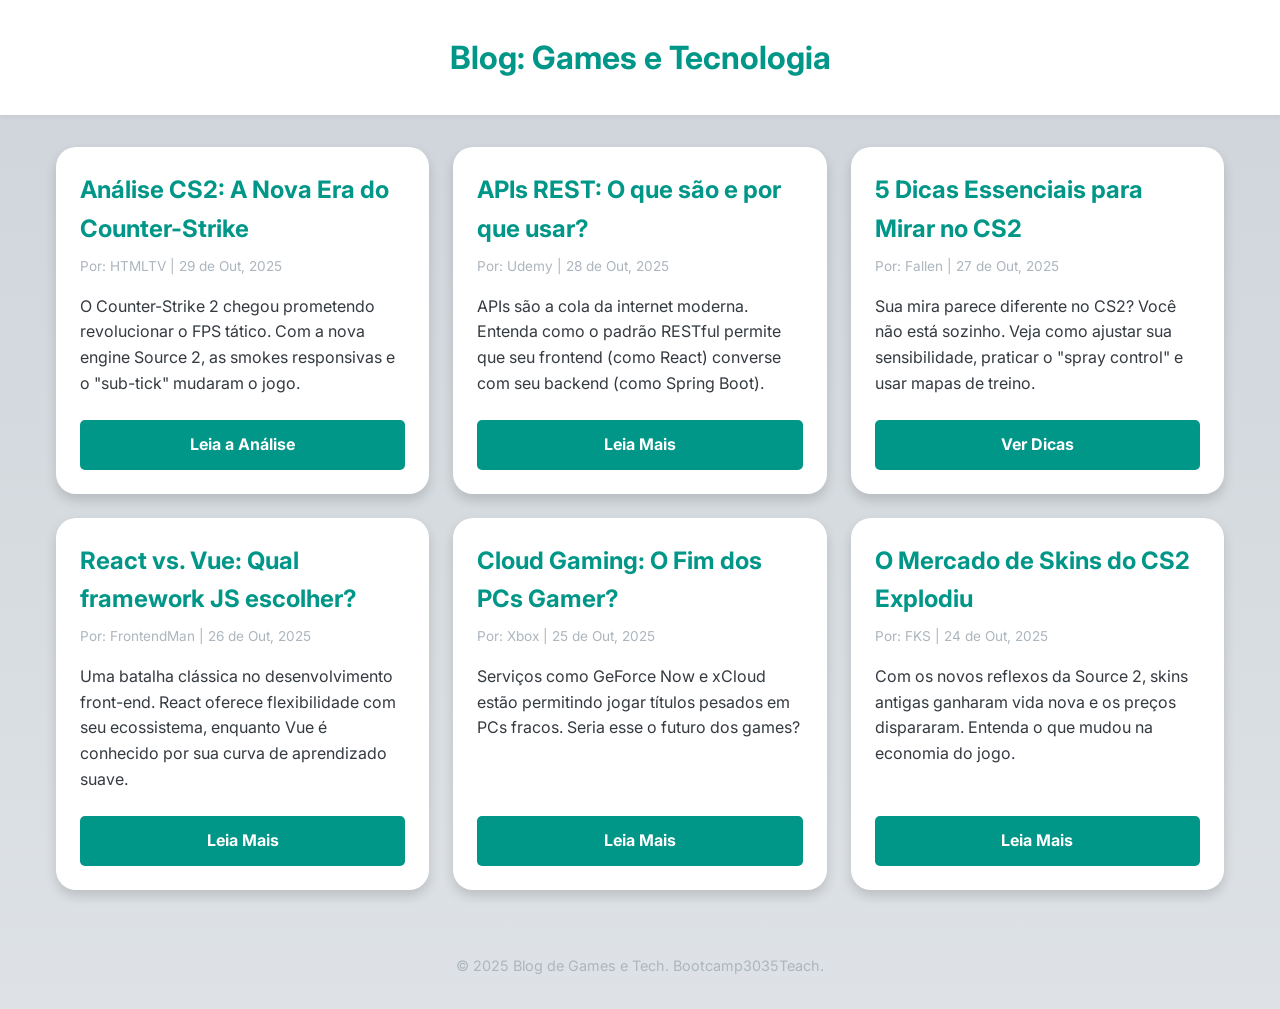
<file: Bootcamp3035 - Tarefa 3/index.html>
<!DOCTYPE html>
<html lang="pt-br">

<head>
  <meta charset="UTF-8">
  <meta name="viewport" content="width=device-width, initial-scale=1.0">
  <link rel="stylesheet" href="style.css">
  <title>Blog de Games e Tech</title>
</head>

<body>

  <header>
    <h1>Blog: Games e Tecnologia</h1>
  </header>

  <main>
    <section class="post-grid">

      <article class="post-card">
        <h2>Análise CS2: A Nova Era do Counter-Strike</h2>
        <span class="post-meta">Por: HTMLTV | 29 de Out, 2025</span>
        <p class="post-excerpt">
          O Counter-Strike 2 chegou prometendo revolucionar o FPS tático. Com a nova engine Source 2, as smokes
          responsivas e o "sub-tick" mudaram o jogo.
        </p>
        <a href="#" class="read-more">Leia a Análise</a>
      </article>

      <article class="post-card">
        <h2>APIs REST: O que são e por que usar?</h2>
        <span class="post-meta">Por: Udemy | 28 de Out, 2025</span>
        <p class="post-excerpt">
          APIs são a cola da internet moderna. Entenda como o padrão RESTful permite que seu frontend (como React)
          converse com seu backend (como Spring Boot).
        </p>
        <a href="#" class="read-more">Leia Mais</a>
      </article>

      <article class="post-card">
        <h2>5 Dicas Essenciais para Mirar no CS2</h2>
        <span class="post-meta">Por: Fallen | 27 de Out, 2025</span>
        <p class="post-excerpt">
          Sua mira parece diferente no CS2? Você não está sozinho. Veja como ajustar sua sensibilidade, praticar o
          "spray control" e usar mapas de treino.
        </p>
        <a href="#" class="read-more">Ver Dicas</a>
      </article>

      <article class="post-card">
        <h2>React vs. Vue: Qual framework JS escolher?</h2>
        <span class="post-meta">Por: FrontendMan | 26 de Out, 2025</span>
        <p class="post-excerpt">
          Uma batalha clássica no desenvolvimento front-end. React oferece flexibilidade com seu ecossistema, enquanto
          Vue é conhecido por sua curva de aprendizado suave.
        </p>
        <a href="#" class="read-more">Leia Mais</a>
      </article>

      <article class="post-card">
        <h2>Cloud Gaming: O Fim dos PCs Gamer?</h2>
        <span class="post-meta">Por: Xbox | 25 de Out, 2025</span>
        <p class="post-excerpt">
          Serviços como GeForce Now e xCloud estão permitindo jogar títulos pesados em PCs fracos. Seria esse o futuro
          dos games?
        </p>
        <a href="#" class="read-more">Leia Mais</a>
      </article>

      <article class="post-card">
        <h2>O Mercado de Skins do CS2 Explodiu</h2>
        <span class="post-meta">Por: FKS | 24 de Out, 2025</span>
        <p class="post-excerpt">
          Com os novos reflexos da Source 2, skins antigas ganharam vida nova e os preços dispararam. Entenda o que
          mudou na economia do jogo.
        </p>
        <a href="#" class="read-more">Leia Mais</a>
      </article>

    </section>
  </main>

  <footer>
    <p>&copy; 2025 Blog de Games e Tech. Bootcamp3035Teach.</p>
  </footer>

</body>

</html>
</file>
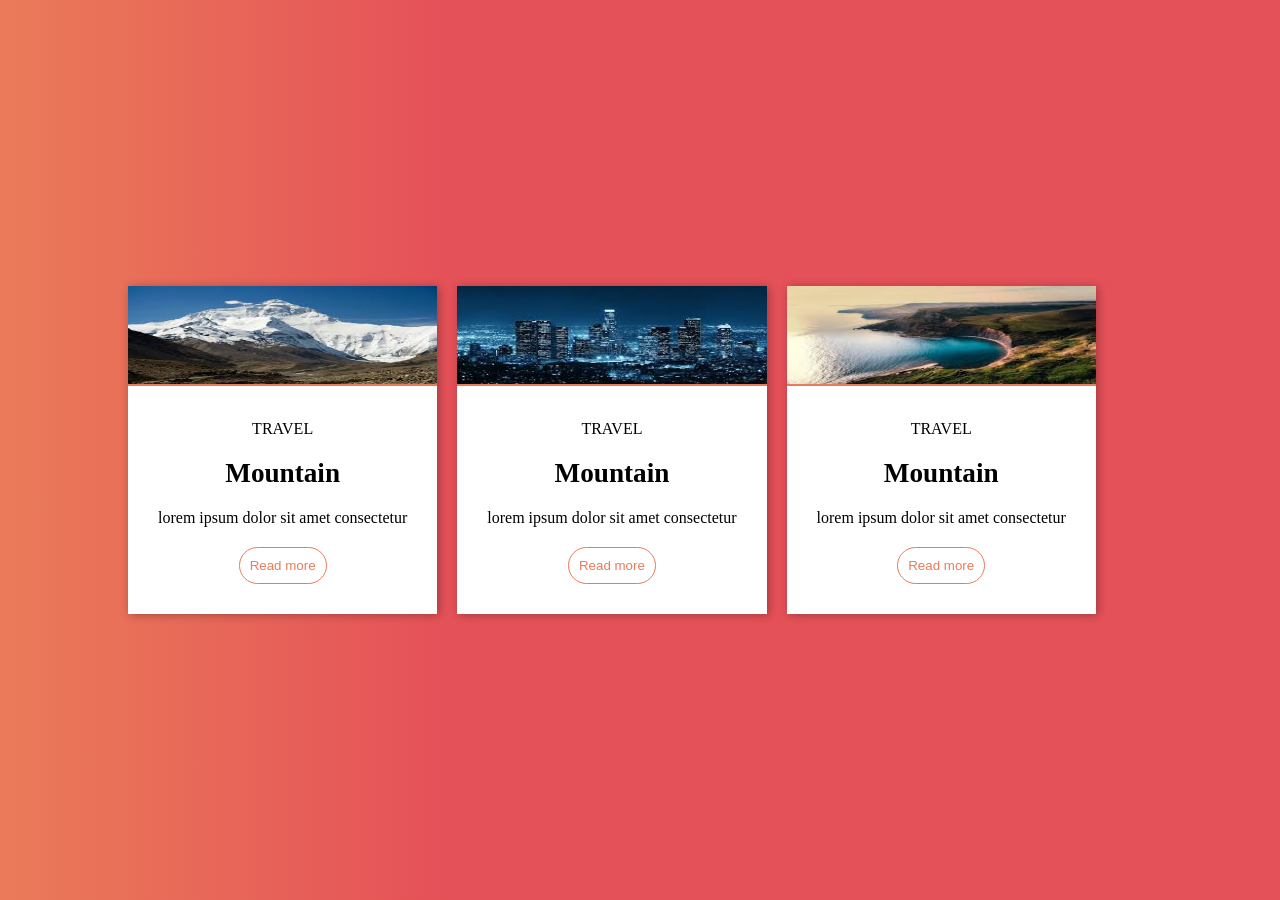
<file: Praticando/Flexbox/index.html>
<!DOCTYPE html>
<html lang="en">
<head>
  <meta charset="UTF-8">
  <meta name="viewport" content="width=device-width, initial-scale=1.0">
  <link rel="stylesheet" href="style.css"/>
  <title>Flexbox</title>
</head>
<body>
    <div id="container">
        <div class="card">
          <img src="assets/mountain.jpeg" alt="Foto de uma montanha" />
          <div class="info">
            <span>travel</span>
            <h4>Mountain</h4>
            <p>lorem ipsum dolor sit amet consectetur </p>
            <button type="button" class="read-more-btn">Read more</button>
            </div>
          </div>
        <div class="card">
          <img src="assets/city.jpeg" alt="Foto de uma cidade" />
            <div class="info">
            <span>travel</span>
            <h4>Mountain</h4>
            <p>lorem ipsum dolor sit amet consectetur </p>
            <button type="button" class="read-more-btn">Read more</button>
            </div>
          </div>
        <div class="card">
          <img src="assets/coast.jpeg" alt="Foto de uma costa" />
            <div class="info">
            <span>travel</span>
            <h4>Mountain</h4>
            <p>lorem ipsum dolor sit amet consectetur </p>
            <button type="button" class="read-more-btn">Read more</button>
            </div>
          </div>
    </div>

</body>
</html>
</file>
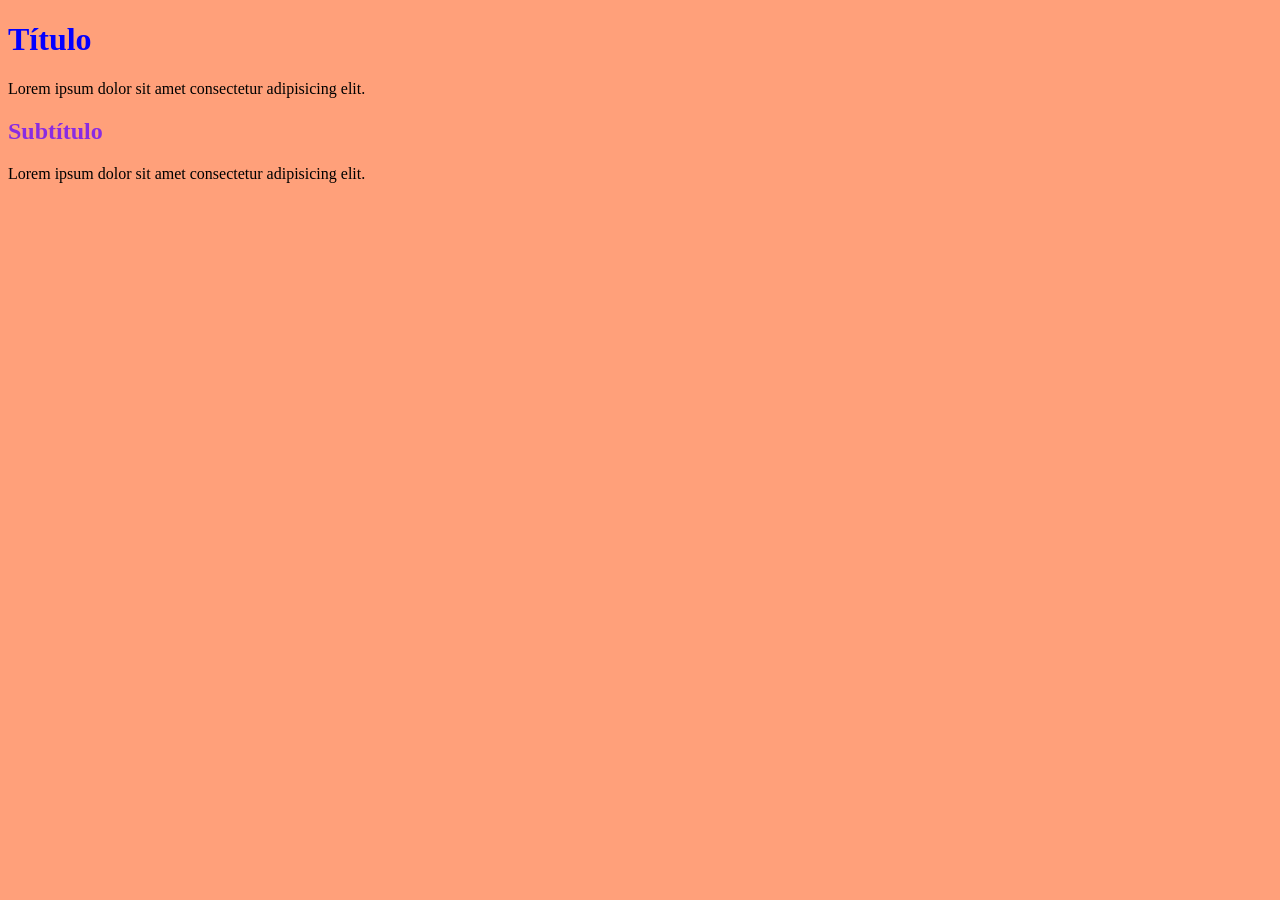
<file: Praticando/Formulário em HTML/index.html>
<!DOCTYPE html>
<html lang="pt-BR">
<head>
    <meta charset="UTF-8" />
    <title> Esilos Inline </title>
</head>
<body style="background-color: lightsalmon;">
    <h1 style="color: rgb(4, 0, 255)">Título</h1>
    <p>Lorem ipsum dolor sit amet consectetur adipisicing elit.
    </p>

    <h2 style="color:blueviolet">Subtítulo</h2>
    <p>Lorem ipsum dolor sit amet consectetur adipisicing elit.
    </p>
</body>

</html>
</file>
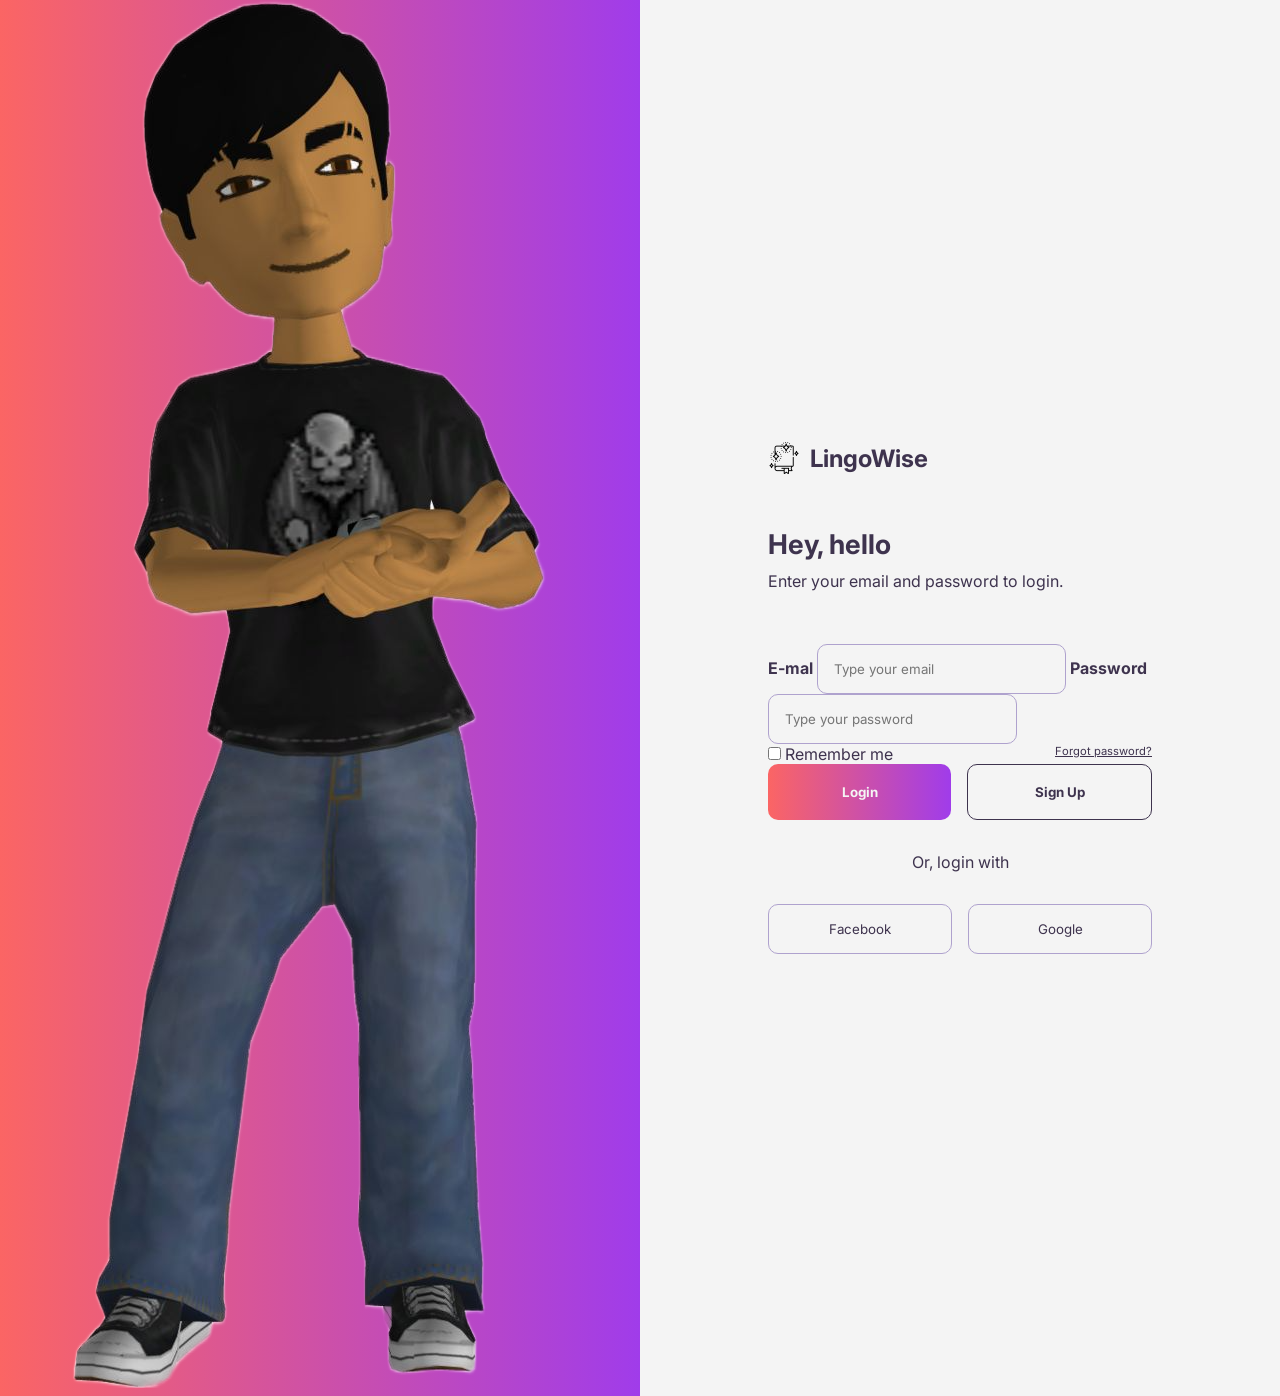
<file: Praticando/Responsividade/index.html>
<!DOCTYPE html>
<html lang="Pt-br">
<head>
  <meta charset="UTF-8">
  <meta name="viewport" content="width=device-width, initial-scale=1.0">
  <link rel="stylesheet" href="style.css" />
  <title>Document</title>
</head>
<body>
    <section id="gradient">
      <img src="assets/Jogos.png" alt="Avatar"/>
    </section>
    <section id="login">
      <div id="login-content">
      <div id="logo-container">
        <img src="assets/icon.png" alt="Icon"/>
        <h2>LingoWise</h2>
      </div>
      <div id="introduction-container">
        <h3>Hey, hello</h3>
        <span>Enter your email and password to login.</span>
      </div>
      <form method="#"></form>
        <label for="email">E-mal</label>
        <input
          type="email"
          id="email"
          name="email"
          placeholder="Type your email"
        />

        <label for="password">Password</label>
        <input
          type="password"
          id="password"
          name="password"
          placeholder="Type your password"
         />

        <div id="login-controls">
          <label for="rememberME">
            <input
              type="checkbox"
              id="rememberME"
              name="rememberME" />
              Remember me</label
              >


         <a href="#">Forgot password?</a>
        </div>
        <div id="buttons-container">
         <button type="submit" class="login-button">Login</button>
         <button type="button">Sign Up</button>
        </div>
      </form>
      <div id="social-medias-container">
        <span>Or, login with</span>
          <div>
          <button type="button">Facebook</button>
          <button type="button">Google</button>
          </div>
      </div>
    </div>
    </section>
</body>
</html>
</file>
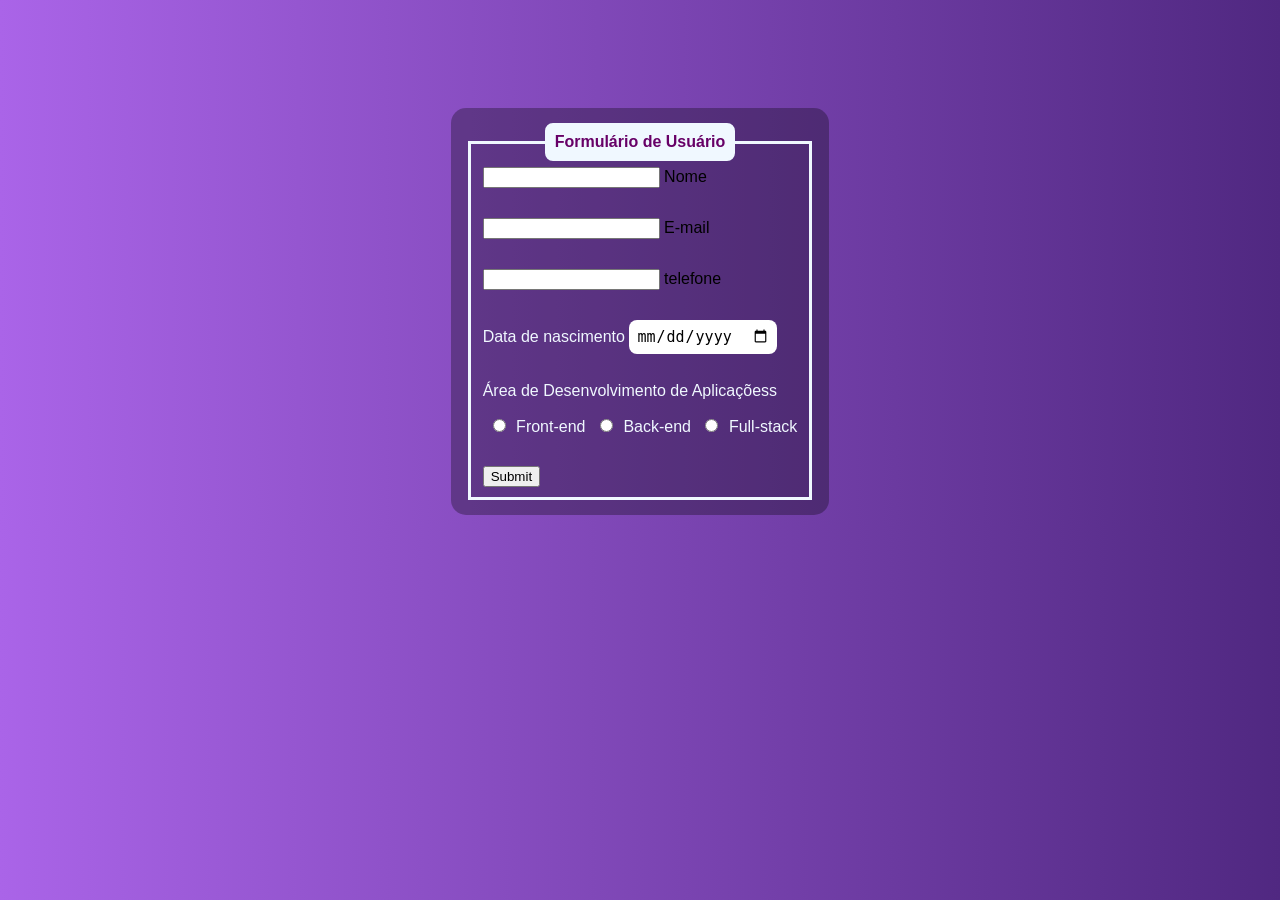
<file: Praticando/Formulário em HTML  + CSS/formulario.html>
<!DOCTYPE html>
<html lang="pt-Br">
<head>
    <meta charset="UTF-8">
    <meta name="viewport" content="width=device-width, initial-scale=1.0">
    <link rel="stylesheet" type="text/css" href="formulario.css"/>
    <title>Formulário</title>
</head>
<body>
    <div class="container">
        <form action="#" >
            <fieldset>
                <legend> Formulário de Usuário </legend>


                    <div class="inputContainer">
                        <input type="text" id="nome" name="nome"/>
                        <label for="name">Nome</label>
                    </div>
                    <div class="inputContainer">
                        <input type="email" id="email" name="email"/>
                        <label for="email">E-mail</label>
                    </div>
                    <div class="inputContainer">
                        <input type="tel" id="telefone" name="telefone" maxlength="11"/>
                        <label for="telefone">telefone</label>
                    </div>

                    <label for="nascimento" class="label"> Data de nascimento </label>
                    <input type="date" id="nascimento" name="nascimento"/>

                    <div class="inputContainer">
                        <p>Área de Desenvolvimento de Aplicaçõess</p>
                        
                        <input type="radio" id="frontend" name="area"/>
                        <label for="frontend" class="label">Front-end</label>

                        <input type="radio" id="backend" name="area"/>
                        <label for="backend" class="label">Back-end</label>

                        <input type="radio" id="fullstack" name="area"/>
                        <label for="fullstack" class="label">Full-stack</label>
                    </div> 
                    
                    <input type="submit" id="submit" name="submit" />
               
            </fieldset>

        </form>
    </div>
</body>
</html>
</file>
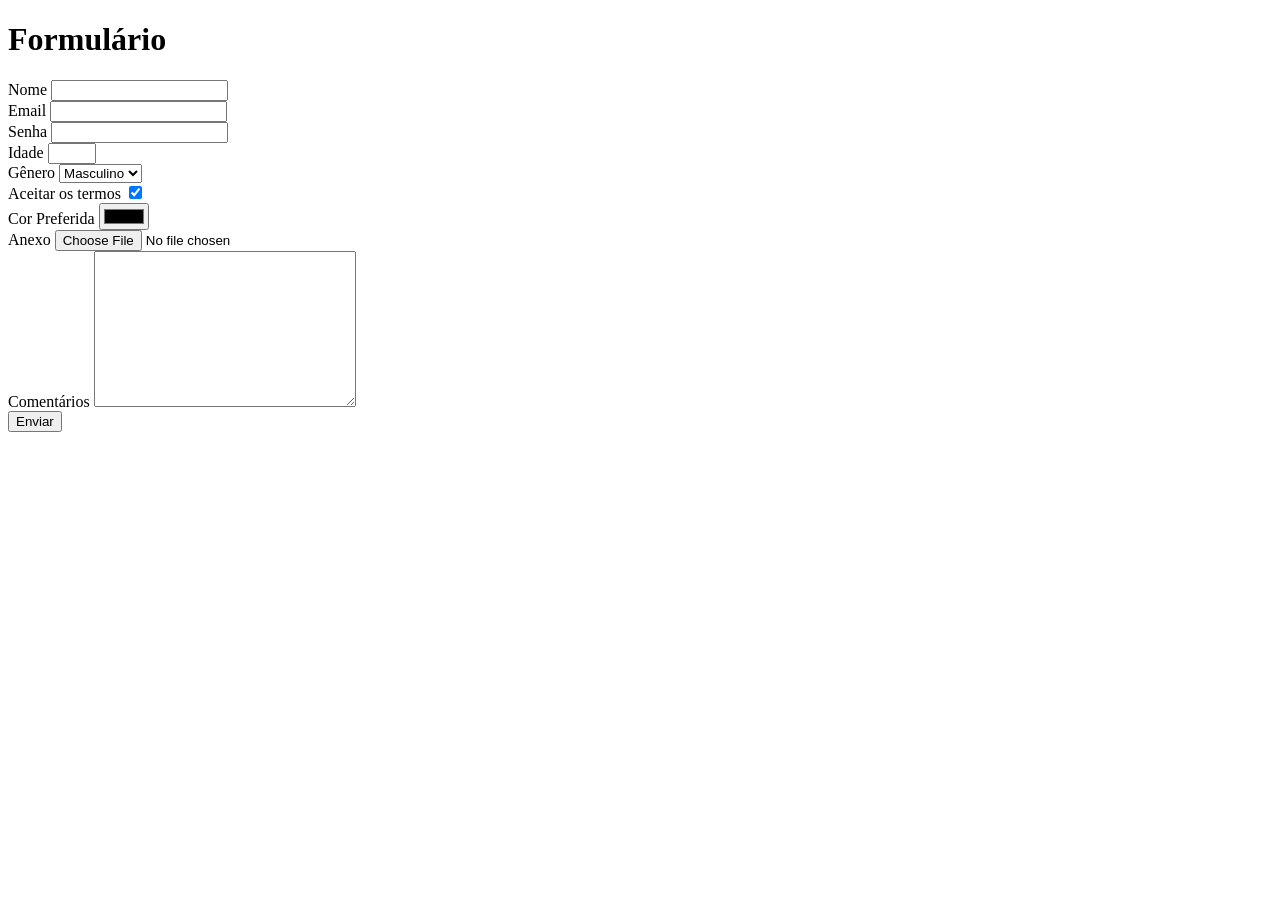
<file: Praticando/Formulário em HTML/Formulario.html>
<!DOCTYPE html>
<html lang= "pt-BR">
    <head> 
        <meta charset="UTF-8" />
        <title> Formulário </title>
    </head>
    <body>
        <h1> Formulário </h1>
        <form action="#">
            <div>  <label for="name">Nome</label>
            <input type="text" id="name" name="name" required/>
        </div>

        <div>
            <label for="email">Email</label>
            <input type="email" id="email" name="email" required/>
        </div>  

        <div>
            <label for="senha">Senha</label>
            <input type="password" id="password" name="password" required/>
        </div>    
        <div>
            <label for="idade">Idade</label>
            <input 
            type="number" 
            id="idade" 
            name="idade" 
            min="10" 
            max="15" 
            required/>
        </div>

        <div>
            <label for="genero">Gênero</label>
            <select id="genero" name="genero">
                <option value="Masculino">Masculino</option>
                <option value="Feminino">Feminino</option>
                </select>
        </div>
        
        <div>
            <label for="termos">Aceitar os termos</label>
            <input type="checkbox" id="termos" name="termos" checked/>
        </div>

        <div>
            <label for="cor">Cor Preferida</label>
            <input type="color" id="cor" name="cor" />
        </div>

        <div>
            <label for="anexo">Anexo</label>
            <input type="file" id="anexo" name="anexo" />
        </div>

        <div>
            <label type="comentario">Comentários</label>
            <textarea
            id="comentario"
            name="comentario"
            cols="30"
            rows="10"
            ></textarea>
        </div>

        <div>
            <input type="submit" value="Enviar"/>
        </div>
        </form>
    </body>     
</html>
</file>
<file: Bootcamp3035 - Tarefa 3/style.css>
@import url('https://fonts.googleapis.com/css2?family=Inter:wght@400;700&display=swap');

:root {
  --primary-color: #009688;
  --secondary-color: #adb5bd;
  --card-background: #ffffff;
  --text-color: #343a40;
  --card-shadow: 0 6px 12px rgba(0, 0, 0, 0.15);
}

* {
  margin: 0;
  padding: 0;
  box-sizing: border-box;
}

body {
  font-family: 'Inter', sans-serif;
  background-image: linear-gradient(to bottom, #ced4da, #dee2e6);
  color: var(--text-color);
  line-height: 1.6;
  min-height: 100vh;
}

a {
  text-decoration: none;
  color: var(--primary-color);
}

header {
  background-color: var(--card-background);
  color: var(--primary-color);
  padding: 2rem;
  text-align: center;
  box-shadow: 0 2px 4px rgba(0, 0, 0, 0.05);
}

main {
  max-width: 1200px;
  margin: 2rem auto;
  padding: 0 1rem;
}

footer {
  text-align: center;
  padding: 2rem;
  margin-top: 2rem;
  color: var(--secondary-color);
  font-size: 0.9rem;
}

.post-grid {
  display: grid;
  gap: 1.5rem;
  grid-template-columns: 1fr;
}

.post-card {
  display: flex;
  flex-direction: column;
  background-color: var(--card-background);
  border-radius: 20px;
  box-shadow: var(--card-shadow);
  padding: 1.5rem;
  overflow: hidden;
}

.post-card h2 {
  color: var(--primary-color);
  margin-bottom: 0.5rem;
}

.post-meta {
  font-size: 0.85rem;
  color: var(--secondary-color);
  margin-bottom: 1rem;
}

.post-excerpt {
  margin-bottom: 1.5rem;
  flex-grow: 1;
}

.read-more {
  display: inline-block;
  background-color: var(--primary-color);
  color: #fff;
  padding: 0.75rem 1.5rem;
  border-radius: 5px;
  font-weight: bold;
  text-align: center;
  transition: background-color 0.3s ease;
}

.read-more:hover {
  background-color: #00796b;
}

@media (min-width: 600px) {
  .post-grid {
    grid-template-columns: repeat(2, 1fr);
  }
}

@media (min-width: 900px) {
  .post-grid {
    grid-template-columns: repeat(3, 1fr);
  }
}
</file>
<file: Praticando/Flexbox/style.css>
* {
  padding: 0;
  margin: 0;
  box-sizing: border-box;
}

body {
  background: linear-gradient(
    90deg,
    rgba(234, 123, 89, 1) 0%,
    rgba(229, 81, 88, 1) 35%
  );
}
img {
  width: 100%;
  height: 100px;
  border-bottom: 2px solid rgba(234, 123, 89, 1);
}
#container  {
  display: flex;
  flex-direction: row;
  align-items: center;
  height: 100vh;
  gap: 20px;
  margin: 0 10%;
}

.card {
  background: #fff;
  box-shadow: 2px 1px 9px rgb(0, 0, 0, 0.3);
}

.info {
  display: flex;
  flex-direction:  column;
  align-items: center;
  gap: 20px;
  padding: 30px;
}

h4 {
  font-size: 1.7rem;
}

p{
  text-align: center;

}

span {
  text-transform: uppercase;
}

.read-more-btn {
  border: none;
  background: none;
  border: 1px solid rgba(234, 123, 89, 1);
  color: rgba(234, 123, 89, 1);
  padding: 10px;
  border-radius: 20px;

  cursor: pointer;
  transition: 0.5s;

}

.read-more-btn:hover {
  color: #fff;
  background: rgba(234, 123, 89, 1);
}
</file>
<file: Praticando/Responsividade/style.css>
@import url('https://fonts.googleapis.com/css2?family=Inter:opsz,wght@14..32,600&display=swap');
@import url('https://fonts.googleapis.com/css2?family=Inter:opsz@14..32&display=swap');

:root {
  --pink: #fb6564;
  --purple: #a03cea;
  --ligth-purple: #afa2ce;
  --ligth-gray: #f4f4f4;
  --body: #3e334e;
}

* {
  padding: 0;
  margin: 0;
  box-sizing: border-box;
  font-family: "Inter", sans-serif;
  color: inherit;
  text-decoration: none;
}

body {
  display: grid;
  grid-template-columns: 1fr 1fr;
  min-height: 100vh;
}

button {
  background: none;
  cursor: pointer;
}


#gradient {
  display: flex;
  align-items: center;
  justify-content: center;
  background: linear-gradient(to right, var(--pink), var(--purple));
}

#login {
  background-color: var(--ligth-gray);
  display: flex;
  flex-direction: column;
  justify-content: center;
  align-items: center;
  color: var(--body);
}

#login-content {
  width: 60%;
}

#logo-container {
  display: flex;
  align-items: center;
  margin-bottom: 3rem;
  gap: 10px;

}

#logo-container > img {
  width: 2rem;
}

#introduction-container {
  margin-bottom: 3rem;
  line-height: 1.7;
}

#introduction-container > h3 {
  font-size: 1.7rem;
}

form {
  display: flex;
  flex-direction: column;
  gap: 1rem;
}

#login-controls {
  display: flex;
  justify-content: space-between;
}

#login-controls > a {
  text-decoration: underline;
  font-size: 0.7rem;
}

#login-controls > label {
  font-weight: normal;
}

input{
  background: none;
  padding: 1rem;
  border-radius: 10px;
  border: 1px solid var(--ligth-purple);
}

label {
  font-weight: bold;
}

#buttons-container {
  display: flex;
  gap: 1rem;
}

#buttons-container > button {
  background: none;
  border: 1px solid var(--body);
  padding: 1.2rem;
  border-radius: 10px;
  font-weight: bold;
  cursor: pointer;
  width: 100%;
}

#buttons-container > .login-button {
  border: none;
  background: linear-gradient(to right, var(--pink), var(--purple));
  color: var(--ligth-gray);
}

#social-medias-container {
  display: flex;
  flex-direction: column;
  align-items: center;
  gap: 2rem;
  margin-top: 2rem;
}

#social-medias-container > div {
  display: flex;
  width: 100%;
  gap: 1rem;
}


#social-medias-container > div > button {
  border: 1px solid var(--ligth-purple);
  padding: 1rem;
  border-radius: 10px;
  width: 100%;
}
</file>
<file: Praticando/Formulário em HTML  + CSS/formulario.css>
body{
    background-image: linear-gradient(
        to right, 
        rgb(170,100,232),
        rgb(80,40,129) 
    );
    font-family: Arial, Helvetica, sans-serif;
    display: flex;
    justify-content: center;
}

.container{
    margin-top: 100px;
    background-color: rgb(0,0,0,0.3);
    padding: 15px;
    border-radius: 15px;
    width: fit-content;;
}

fieldset{
    border: 3px solid aliceblue;
   
}

legend{
    border: 2px solid aliceblue;
    padding: 8px;
    text-align: center;
    background-color: aliceblue;
    color: rgb(103, 0,103);
    font-weight: bold;
    border-radius: 8px;
}

.inputContainer{
    margin-bottom: 20px;
    padding-bottom: 10px;
    position: relative;

}

.label{
    color: aliceblue;
}

#nascimento{
    border: none;
    padding: 7px;
    border-radius: 8px;
    outline: none;
    margin-bottom: 12px;
    font-size: 15px;
}

p{
    color: aliceblue;
    
}

input[type="radio"]{
    margin-left: 10px;
    margin-right: 6px;,

}
</file>
